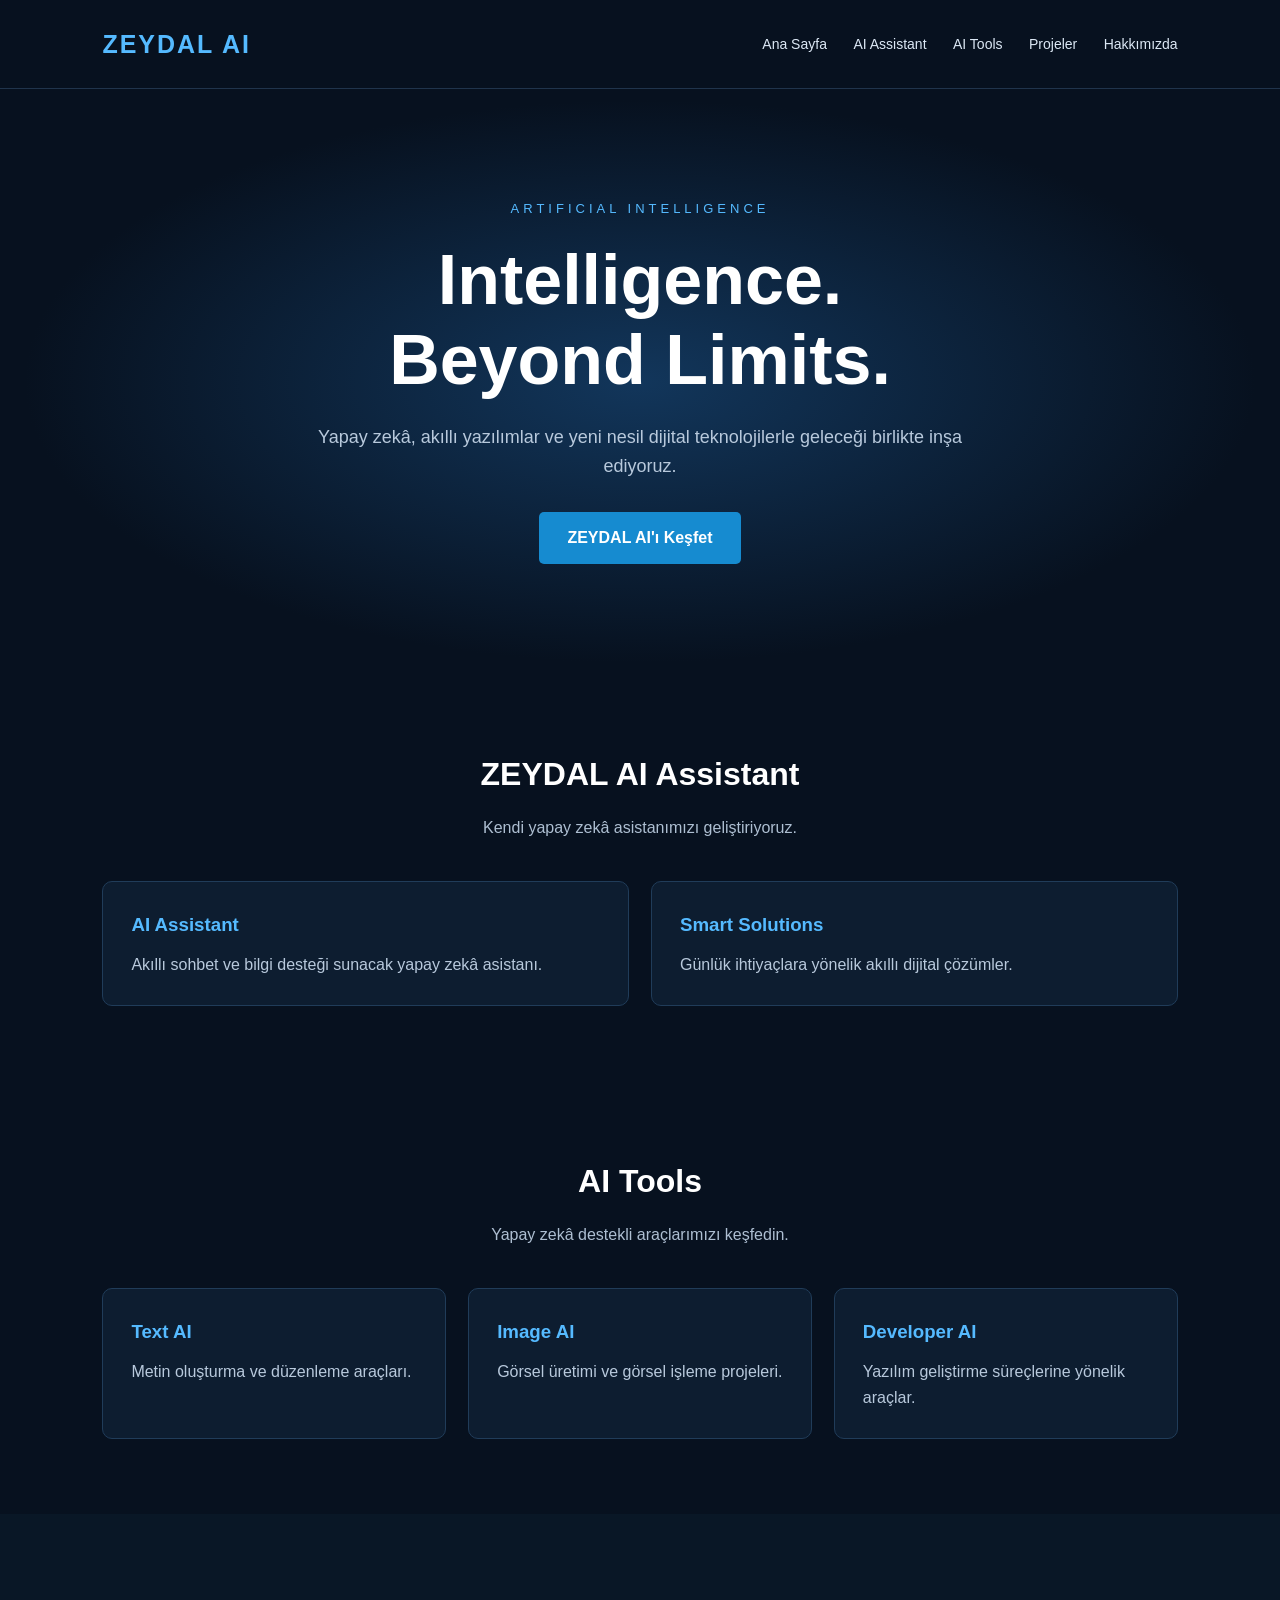
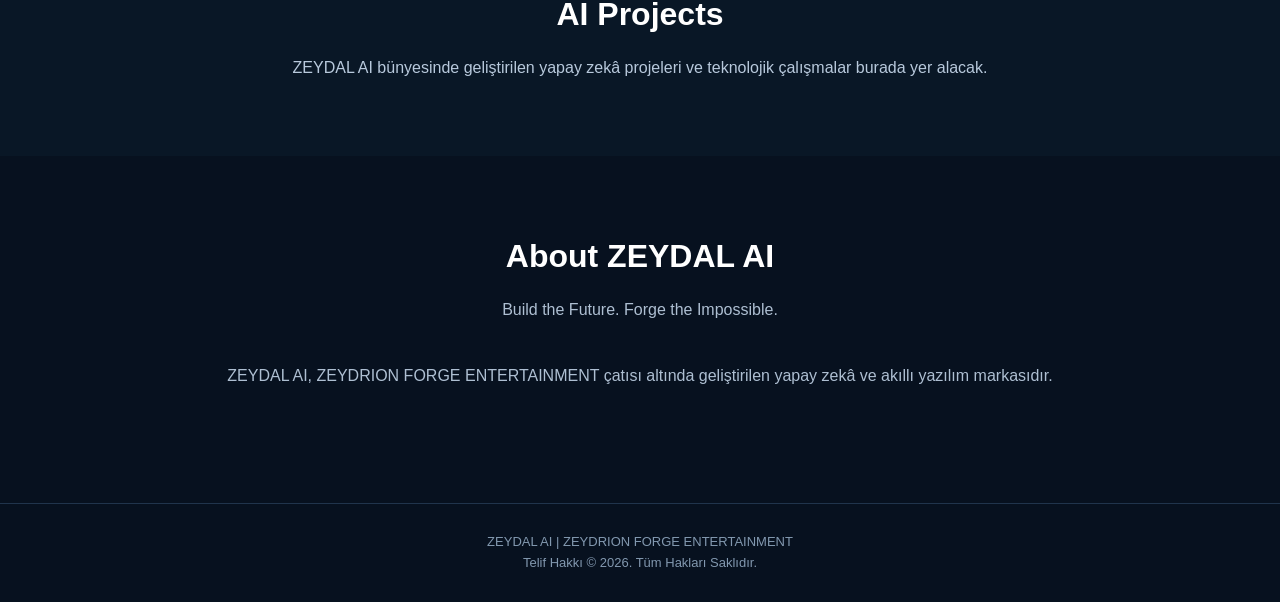
<file: zeydal-ai.html>
<!DOCTYPE html>
<html lang="tr">
<head>
  <meta charset="UTF-8">
  <meta name="viewport" content="width=device-width, initial-scale=1.0">
  <title>ZEYDAL AI | Artificial Intelligence</title>
  <meta name="description" content="ZEYDAL AI - Yapay zekâ asistanları ve akıllı dijital teknolojiler.">
  <style>
    * {
      margin: 0;
      padding: 0;
      box-sizing: border-box;
    }

    body {
      font-family: Arial, sans-serif;
      background: #07111f;
      color: #ffffff;
      line-height: 1.6;
    }

    header {
      padding: 24px 8%;
      display: flex;
      justify-content: space-between;
      align-items: center;
      border-bottom: 1px solid #20344c;
    }

    .brand {
      color: #55baff;
      font-size: 25px;
      font-weight: bold;
      letter-spacing: 2px;
    }

    nav a {
      color: #dce8f5;
      text-decoration: none;
      margin-left: 22px;
      font-size: 14px;
    }

    nav a:hover {
      color: #55baff;
    }

    .hero {
      min-height: 520px;
      padding: 110px 8%;
      text-align: center;
      display: flex;
      flex-direction: column;
      align-items: center;
      justify-content: center;
      background: radial-gradient(ellipse at center, #12365b 0%, #07111f 68%);
    }

    .eyebrow {
      color: #55baff;
      letter-spacing: 4px;
      font-size: 13px;
      margin-bottom: 20px;
    }

    h1 {
      font-size: clamp(38px, 7vw, 70px);
      line-height: 1.15;
      margin-bottom: 22px;
    }

    .hero p {
      max-width: 650px;
      color: #b8c9dc;
      font-size: 18px;
      margin-bottom: 32px;
    }

    .button {
      display: inline-block;
      padding: 13px 28px;
      background: #168bd0;
      color: white;
      text-decoration: none;
      border-radius: 5px;
      font-weight: bold;
    }

    section {
      padding: 75px 8%;
    }

    .section-title {
      text-align: center;
      font-size: 32px;
      margin-bottom: 15px;
    }

    .section-description {
      text-align: center;
      color: #aebfd2;
      margin-bottom: 40px;
    }

    .cards {
      display: grid;
      grid-template-columns: repeat(auto-fit, minmax(230px, 1fr));
      gap: 22px;
    }

    .card {
      background: #0d1d30;
      border: 1px solid #203c59;
      border-radius: 10px;
      padding: 28px;
    }

    .card h3 {
      color: #55baff;
      margin-bottom: 12px;
    }

    .card p {
      color: #b8c9dc;
    }

    .about {
      background: #091726;
      text-align: center;
    }

    .about p {
      max-width: 750px;
      margin: auto;
      color: #b8c9dc;
    }

    footer {
      padding: 28px 8%;
      text-align: center;
      color: #8298af;
      border-top: 1px solid #20344c;
      font-size: 13px;
    }

    @media (max-width: 650px) {
      header {
        flex-direction: column;
        gap: 16px;
      }

      nav {
        display: flex;
        flex-wrap: wrap;
        justify-content: center;
        gap: 12px;
      }

      nav a {
        margin: 0;
      }

      .hero {
        padding: 80px 6%;
      }
    }
  </style>
</head>

<body>

  <header>
    <div class="brand">ZEYDAL AI</div>
    <nav>
      <a href="#home">Ana Sayfa</a>
      <a href="#assistant">AI Assistant</a>
      <a href="#tools">AI Tools</a>
      <a href="#projects">Projeler</a>
      <a href="#about">Hakkımızda</a>
    </nav>
  </header>

  <main>
    <section class="hero" id="home">
      <div class="eyebrow">ARTIFICIAL INTELLIGENCE</div>
      <h1>Intelligence.<br>Beyond Limits.</h1>
      <p>
        Yapay zekâ, akıllı yazılımlar ve yeni nesil dijital
        teknolojilerle geleceği birlikte inşa ediyoruz.
      </p>
      <a class="button" href="#assistant">ZEYDAL AI'ı Keşfet</a>
    </section>

    <section id="assistant">
      <h2 class="section-title">ZEYDAL AI Assistant</h2>
      <p class="section-description">
        Kendi yapay zekâ asistanımızı geliştiriyoruz.
      </p>
      <div class="cards">
        <article class="card">
          <h3>AI Assistant</h3>
          <p>Akıllı sohbet ve bilgi desteği sunacak yapay zekâ asistanı.</p>
        </article>
        <article class="card">
          <h3>Smart Solutions</h3>
          <p>Günlük ihtiyaçlara yönelik akıllı dijital çözümler.</p>
        </article>
      </div>
    </section>

    <section id="tools">
      <h2 class="section-title">AI Tools</h2>
      <p class="section-description">
        Yapay zekâ destekli araçlarımızı keşfedin.
      </p>
      <div class="cards">
        <article class="card">
          <h3>Text AI</h3>
          <p>Metin oluşturma ve düzenleme araçları.</p>
        </article>
        <article class="card">
          <h3>Image AI</h3>
          <p>Görsel üretimi ve görsel işleme projeleri.</p>
        </article>
        <article class="card">
          <h3>Developer AI</h3>
          <p>Yazılım geliştirme süreçlerine yönelik araçlar.</p>
        </article>
      </div>
    </section>

    <section id="projects" class="about">
      <h2 class="section-title">AI Projects</h2>
      <p>
        ZEYDAL AI bünyesinde geliştirilen yapay zekâ projeleri
        ve teknolojik çalışmalar burada yer alacak.
      </p>
    </section>

    <section id="about">
      <h2 class="section-title">About ZEYDAL AI</h2>
      <p class="section-description">
        Build the Future. Forge the Impossible.
      </p>
      <p class="section-description">
        ZEYDAL AI, ZEYDRION FORGE ENTERTAINMENT çatısı altında
        geliştirilen yapay zekâ ve akıllı yazılım markasıdır.
      </p>
    </section>
  </main>

  <footer>
    ZEYDAL AI | ZEYDRION FORGE ENTERTAINMENT<br>
    Telif Hakkı © 2026. Tüm Hakları Saklıdır.
  </footer>

</body>
</html>
</file>
